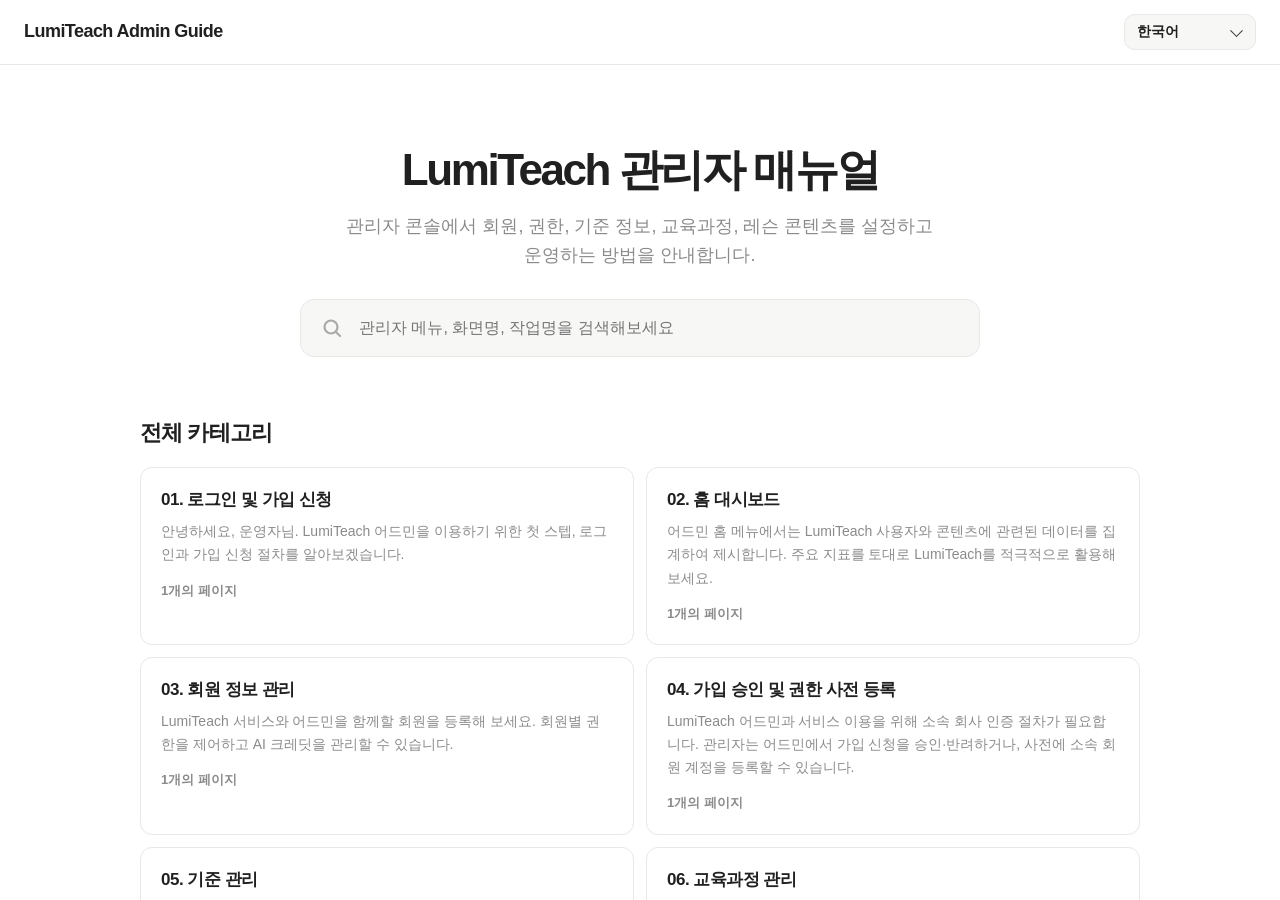
<file: index.html>
<!DOCTYPE html>
<html lang="ko">
<head>
  <meta charset="UTF-8" />
  <meta name="viewport" content="width=device-width, initial-scale=1.0" />
  <title>LumiTeach Admin Guide</title>
  <link rel="icon" href="lumiteach_assets/brand/lumiteach-favicon.png" />
  <link rel="stylesheet" href="styles.css" />
</head>
<body>
  <header class="global-header">
    <div class="logo" onclick="showHome()">LumiTeach Admin Guide</div>
    <div class="header-actions">
      <div class="search-wrap header-search-wrap" id="headerSearchWrap">
        <span class="search-icon" aria-hidden="true">
          <svg viewBox="0 0 24 24" focusable="false">
            <circle cx="11" cy="11" r="6.5"></circle>
            <path d="M16 16l4 4"></path>
          </svg>
        </span>
        <input class="search-input" id="headerSearchInput" placeholder="아티클 제목, 기능명, 오류 상황을 검색해보세요" autocomplete="off" aria-label="검색" />
        <div class="search-results" id="headerSearchResults"></div>
      </div>
      <label class="visually-hidden" for="languageSelect">언어 선택</label>
      <span class="language-wrap">
        <select class="language-select" id="languageSelect" aria-label="언어 선택">
          <option value="ko">한국어</option>
          <option value="en">영어</option>
          <option value="pt">포르투갈어</option>
          <option value="es">스페인어</option>
          <option value="ja">일본어</option>
          <option value="vi">베트남어</option>
        </select>
      </span>
      <button class="menu-toggle" id="mobileMenuToggle" type="button" aria-label="메뉴 열기" aria-controls="leftTree" aria-expanded="false" onclick="toggleMobileMenu()">
        <span></span>
      </button>
    </div>
  </header>
  <div class="mobile-nav-backdrop" id="mobileNavBackdrop" onclick="closeMobileMenu()" aria-hidden="true"></div>

  <section class="view active" id="homeView">
    <div class="home-hero">
      <h1>LumiTeach 관리자 매뉴얼</h1>
      <p>관리자 콘솔에서 회원, 권한, 기준 정보, 교육과정, 레슨 콘텐츠를 설정하고<br />운영하는 방법을 안내합니다.</p>
      <div class="search-wrap">
        <span class="search-icon" aria-hidden="true">
          <svg viewBox="0 0 24 24" focusable="false">
            <circle cx="11" cy="11" r="6.5"></circle>
            <path d="M16 16l4 4"></path>
          </svg>
        </span>
        <input class="search-input" id="searchInput" placeholder="아티클 제목, 기능명, 오류 상황을 검색해보세요" />
        <div class="search-results" id="searchResults"></div>
      </div>
    </div>

    <main class="home-container">
      <section class="home-section">
        <h2 class="section-title">전체 카테고리</h2>
        <div class="category-grid" id="categoryGrid"></div>
      </section>
    </main>
  </section>

  <section class="view" id="articleView">
    <div class="article-shell">
      <aside class="left-nav">
        <div class="left-tree" id="leftTree"></div>
      </aside>
      <main class="article-main">
        <div class="article-inner">
          <article id="articleContent"></article>
        </div>
        <aside class="right-toc" id="rightToc"></aside>
      </main>
    </div>
  </section>

  <script src="data/manual-data.js"></script>
  <script src="data/translations.js"></script>
  <script src="data/translations/ko.js"></script>
  <script src="data/translations/en.js"></script>
  <script src="data/translations/pt.js"></script>
  <script src="data/translations/es.js"></script>
  <script src="data/translations/ja.js"></script>
  <script src="data/translations/vi.js"></script>
  <script src="app.js"></script>
</body>
</html>
</file>
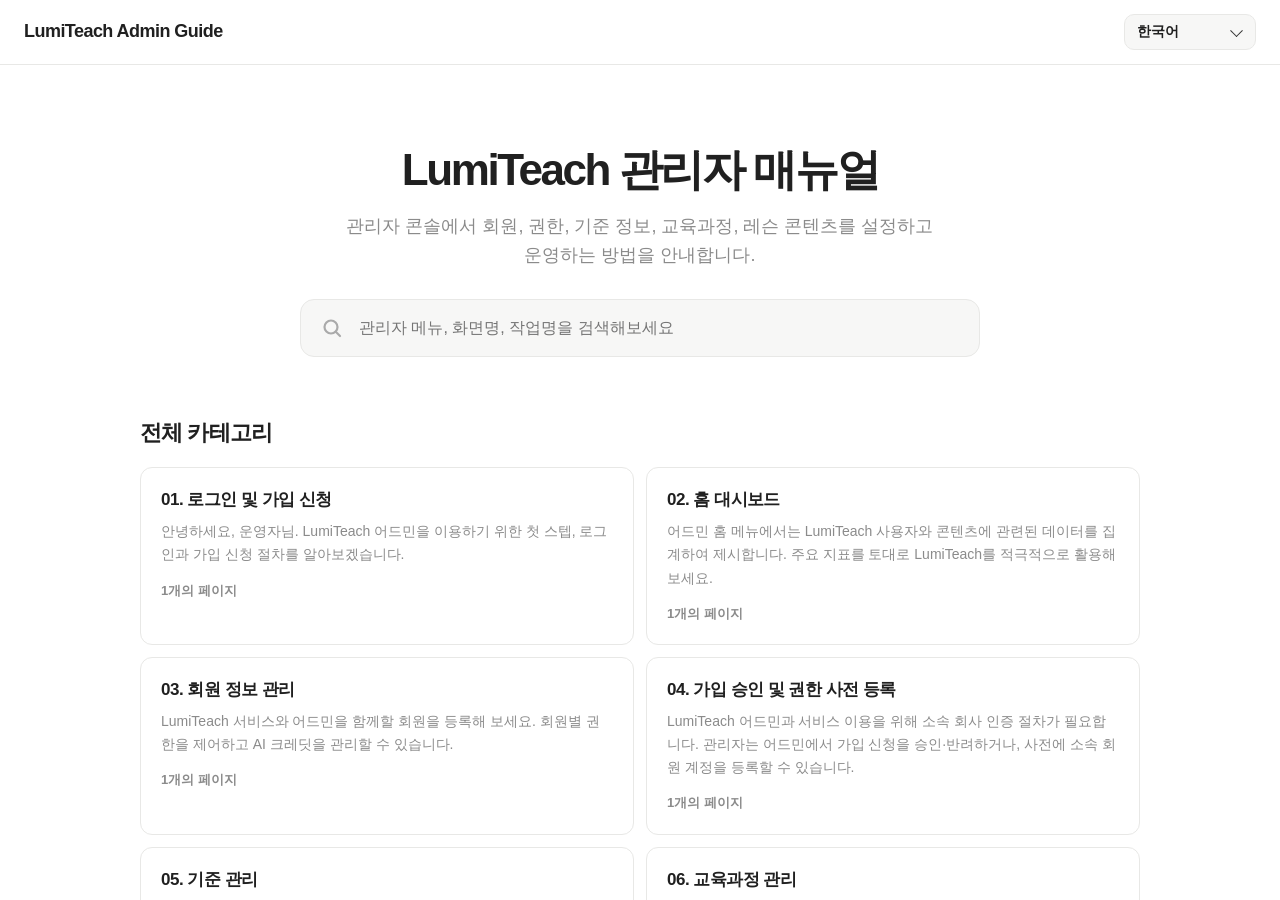
<file: lumiteach_help_center_admin.html>
<!DOCTYPE html>
<html lang="ko">
<head>
  <meta charset="UTF-8" />
  <meta name="viewport" content="width=device-width, initial-scale=1.0" />
  <title>LumiTeach Admin Guide</title>
  <link rel="icon" href="lumiteach_assets/brand/lumiteach-favicon.png" />
  <link rel="stylesheet" href="styles.css" />
</head>
<body>
  <header class="global-header">
    <div class="logo" onclick="showHome()">LumiTeach Admin Guide</div>
    <div class="header-actions">
      <label class="visually-hidden" for="languageSelect">언어 선택</label>
      <span class="language-wrap">
        <select class="language-select" id="languageSelect" aria-label="언어 선택">
          <option value="ko">한국어</option>
          <option value="en">영어</option>
          <option value="pt">포르투갈어</option>
          <option value="es">스페인어</option>
          <option value="ja">일본어</option>
          <option value="vi">베트남어</option>
        </select>
      </span>
      <button class="menu-toggle" id="mobileMenuToggle" type="button" aria-label="메뉴 열기" aria-controls="leftTree" aria-expanded="false" onclick="toggleMobileMenu()">
        <span></span>
      </button>
    </div>
  </header>
  <div class="mobile-nav-backdrop" id="mobileNavBackdrop" onclick="closeMobileMenu()" aria-hidden="true"></div>

  <section class="view active" id="homeView">
    <div class="home-hero">
      <h1>LumiTeach 관리자 매뉴얼</h1>
      <p>관리자 콘솔에서 회원, 권한, 기준 정보, 교육과정, 레슨 콘텐츠를 설정하고<br />운영하는 방법을 안내합니다.</p>
      <div class="search-wrap">
        <span class="search-icon" aria-hidden="true">
          <svg viewBox="0 0 24 24" focusable="false">
            <circle cx="11" cy="11" r="6.5"></circle>
            <path d="M16 16l4 4"></path>
          </svg>
        </span>
        <input class="search-input" id="searchInput" placeholder="아티클 제목, 기능명, 오류 상황을 검색해보세요" />
        <div class="search-results" id="searchResults"></div>
      </div>
    </div>

    <main class="home-container">
      <section class="home-section">
        <h2 class="section-title">전체 카테고리</h2>
        <div class="category-grid" id="categoryGrid"></div>
      </section>
    </main>
  </section>

  <section class="view" id="articleView">
    <div class="article-shell">
      <aside class="left-nav">
        <div class="left-tree" id="leftTree"></div>
      </aside>
      <main class="article-main">
        <div class="article-inner">
          <article id="articleContent"></article>
        </div>
        <aside class="right-toc" id="rightToc"></aside>
      </main>
    </div>
  </section>

  <script src="data/manual-data.js"></script>
  <script src="data/translations.js"></script>
  <script src="data/translations/ko.js"></script>
  <script src="data/translations/en.js"></script>
  <script src="data/translations/pt.js"></script>
  <script src="data/translations/es.js"></script>
  <script src="data/translations/ja.js"></script>
  <script src="data/translations/vi.js"></script>
  <script src="app.js"></script>
</body>
</html>
</file>
<file: styles.css>
:root {
  --bg: #ffffff;
  --text: #202020;
  --muted: #8b8b8b;
  --subtle: #f7f7f6;
  --subtle-2: #efefed;
  --line: #e8e8e6;
  --hover: #f4f4f3;
  --primary: #204cff;
  --primary-soft: #eaf1ff;
  --accent-purple: #204cff;
  --accent-blue: #2563e9;
  --accent-navy: #233a78;
  --accent-teal: #0f7f78;
  --accent-coral: #d85f4f;
  --accent-amber: #f0a13d;
  --active: var(--primary-soft);
  --active-text: var(--primary);
  --callout: #f7f7f5;
  --content: 760px;
  --sidebar: 360px;
  --toc: 240px;
  --left-padding: 80px;
}

* { box-sizing: border-box; }

html {
  scroll-behavior: smooth;
  height: 100%;
  overflow-x: hidden;
}

body {
  margin: 0;
  height: 100vh;
  overflow: hidden;
  overflow-x: hidden;
  background: var(--bg);
  color: var(--text);
  font-family: ui-sans-serif, -apple-system, BlinkMacSystemFont, "Segoe UI", "Apple SD Gothic Neo", "Noto Sans KR", sans-serif;
  font-size: 16px;
  line-height: 1.65;
  -webkit-font-smoothing: antialiased;
}

body.article-active {
  height: 100vh;
  overflow: hidden;
}

button, input, select { font: inherit; }
button { cursor: pointer; }
.view { display: none; }
.view.active { display: block; }

#homeView.active {
  height: calc(100vh - 65px);
  overflow-y: auto;
  overscroll-behavior: contain;
}

#articleView.active {
  height: calc(100vh - 65px);
  overflow: hidden;
}

.visually-hidden {
  position: absolute;
  width: 1px;
  height: 1px;
  padding: 0;
  margin: -1px;
  overflow: hidden;
  clip: rect(0, 0, 0, 0);
  white-space: nowrap;
  border: 0;
}

.global-header {
  position: sticky;
  top: 0;
  z-index: 200;
  height: 65px;
  display: flex;
  align-items: center;
  justify-content: space-between;
  gap: 24px;
  padding: 0 var(--left-padding);
  background: rgba(255,255,255,0.94);
  backdrop-filter: blur(10px);
  border-bottom: 1px solid var(--line);
}

.logo {
  width: 280px;
  color: var(--text);
  font-size: 18px;
  font-weight: 750;
  letter-spacing: -0.03em;
  cursor: pointer;
}

.language-wrap {
  position: relative;
  display: inline-flex;
  align-items: center;
}

.language-wrap::after {
  content: "";
  position: absolute;
  right: 15px;
  top: 50%;
  width: 8px;
  height: 8px;
  border-right: 1.8px solid #333;
  border-bottom: 1.8px solid #333;
  pointer-events: none;
  transform: translateY(-64%) rotate(45deg);
}

.language-select {
  min-width: 132px;
  height: 36px;
  padding: 0 36px 0 12px;
  border: 1px solid var(--line);
  border-radius: 10px;
  appearance: none;
  -webkit-appearance: none;
  background: var(--subtle);
  color: var(--text);
  font-size: 14px;
  font-weight: 650;
  outline: none;
  cursor: pointer;
}

.language-select:focus {
  background: #fff;
  border-color: #d8d8d6;
}

.header-actions {
  display: flex;
  align-items: center;
  gap: 10px;
  margin-left: auto;
}

.header-search-wrap {
  display: none;
  flex: 0 1 360px;
  width: clamp(240px, 28vw, 360px);
  max-width: 360px;
  margin: 0;
  z-index: 210;
}

body.article-active .header-search-wrap {
  display: block;
}

.header-search-wrap .search-input {
  height: 38px;
  padding: 0 14px 0 42px;
  border-radius: 10px;
  background: #fff;
  font-size: 14px;
}

.header-search-wrap .search-icon {
  left: 14px;
  width: 18px;
  height: 18px;
}

.header-search-wrap .search-results {
  top: 46px;
  left: auto;
  right: 0;
  z-index: 220;
  width: min(420px, calc(100vw - 32px));
  max-height: min(480px, calc(100vh - 96px));
  overflow-y: auto;
}

.menu-toggle {
  display: none;
  align-items: center;
  justify-content: center;
  width: 38px;
  height: 38px;
  border: 1px solid var(--line);
  border-radius: 10px;
  background: var(--subtle);
  color: var(--text);
}

.menu-toggle:hover { background: var(--hover); }

.menu-toggle span,
.menu-toggle::before,
.menu-toggle::after {
  content: "";
  display: block;
  width: 16px;
  height: 2px;
  border-radius: 999px;
  background: currentColor;
  transition: transform 160ms ease, opacity 160ms ease;
}

.menu-toggle {
  flex-direction: column;
  gap: 4px;
}

body.mobile-nav-open .menu-toggle span { opacity: 0; }
body.mobile-nav-open .menu-toggle::before { transform: translateY(6px) rotate(45deg); }
body.mobile-nav-open .menu-toggle::after { transform: translateY(-6px) rotate(-45deg); }

.mobile-nav-backdrop {
  display: none;
}

.home-hero {
  max-width: 760px;
  margin: 80px auto 58px;
  padding: 0 24px;
  text-align: center;
}

.home-hero h1 {
  margin: 0;
  font-size: 44px;
  line-height: 1.15;
  letter-spacing: -0.055em;
  font-weight: 800;
}

.home-hero p {
  margin: 16px 0 28px;
  color: var(--muted);
  font-size: 18px;
  white-space: pre-line;
}

.search-wrap {
  position: relative;
  max-width: 680px;
  margin: 0 auto;
}

.search-icon {
  position: absolute;
  left: 20px;
  top: 50%;
  transform: translateY(-50%);
  color: #aaa;
  width: 24px;
  height: 24px;
  display: block;
  z-index: 1;
  pointer-events: none;
}

.search-icon svg {
  display: block;
  width: 100%;
  height: 100%;
  fill: none;
  stroke: currentColor;
  stroke-width: 2.2;
  stroke-linecap: round;
  stroke-linejoin: round;
}

.search-input {
  width: 100%;
  height: 58px;
  padding: 0 20px 0 58px;
  border: 1px solid var(--line);
  border-radius: 14px;
  background: var(--subtle);
  color: var(--text);
  outline: none;
  font-size: 16px;
}

.search-input:focus {
  background: #fff;
  border-color: #d8d8d6;
}

.search-results {
  display: none;
  position: absolute;
  top: 68px;
  left: 0;
  right: 0;
  z-index: 20;
  border: 1px solid var(--line);
  border-radius: 14px;
  background: #fff;
  box-shadow: 0 18px 40px rgba(0,0,0,0.08);
  overflow: hidden;
  text-align: left;
}

.search-results.active { display: block; }

.result-item {
  padding: 14px 18px;
  border-bottom: 1px solid var(--line);
  cursor: pointer;
}

.result-item:hover { background: var(--hover); }
.result-item:last-child { border-bottom: 0; }

.result-item strong {
  display: block;
  color: var(--text);
  font-size: 14px;
}

.result-item span {
  color: var(--muted);
  font-size: 13px;
}

.home-container {
  max-width: 1080px;
  margin: 0 auto;
  padding: 0 40px 92px;
}

.home-section { margin-top: 46px; }

.section-title {
  margin: 0 0 16px;
  font-size: 22px;
  letter-spacing: -0.04em;
}

.category-grid {
  display: grid;
  grid-template-columns: repeat(2, minmax(0, 1fr));
  gap: 12px;
}

.category-card {
  padding: 18px 20px;
  border: 1px solid var(--line);
  border-radius: 12px;
  background: #fff;
  cursor: pointer;
}

.category-card:hover { background: var(--hover); }

.category-card h3 {
  margin: 0 0 6px;
  font-size: 17px;
  letter-spacing: -0.03em;
}

.category-card p {
  margin: 0 0 10px;
  color: var(--muted);
  font-size: 14px;
}

.category-card span {
  color: var(--muted);
  font-size: 13px;
  font-weight: 650;
}

.article-shell {
  display: grid;
  grid-template-columns: var(--sidebar) minmax(0, 1fr);
  min-width: 0;
  min-height: calc(100vh - 65px);
}

body.article-active #articleView,
body.article-active .article-shell {
  height: calc(100vh - 65px);
}

body.article-active .article-shell {
  min-height: 0;
  overflow: hidden;
}

.left-nav {
  position: sticky;
  top: 65px;
  height: calc(100vh - 65px);
  padding: 40px 10px 40px var(--left-padding);
  border-right: 1px solid var(--line);
  background: #fff;
  overflow-y: auto;
  scrollbar-width: none;
  -ms-overflow-style: none;
}

.left-nav::-webkit-scrollbar {
  width: 0;
  height: 0;
  display: none;
}

.left-tree { max-width: 280px; }
.tree-block { margin-bottom: 8px; }

.tree-link, .tree-label, .chevron {
  width: 100%;
  border: 0;
  background: transparent;
  color: var(--text);
  text-align: left;
  border-radius: 8px;
}

.tree-parent {
  display: flex;
  align-items: center;
  gap: 9px;
  padding: 8px 10px;
  border-radius: 8px;
  font-size: 16px;
  font-weight: 540;
  letter-spacing: -0.025em;
}

.tree-sub .tree-parent {
  padding-left: 34px;
  font-size: 15px;
  font-weight: 500;
}

.tree-label {
  display: block;
  flex: 1;
  min-width: 0;
  width: auto;
  padding: 0;
  font: inherit;
  font-weight: inherit;
  letter-spacing: inherit;
  cursor: pointer;
}

.chevron {
  display: inline-flex;
  align-items: center;
  justify-content: center;
  width: 20px;
  height: 20px;
  flex: 0 0 20px;
  border-radius: 6px;
  color: #666;
  font-size: 12px;
  transition: transform 130ms ease, background 130ms ease;
  cursor: pointer;
}

.chevron-placeholder {
  width: 20px;
  height: 20px;
  flex: 0 0 20px;
}

.tree-parent:hover, .tree-link:hover { background: var(--hover); }
.tree-parent:hover .chevron { background: var(--hover); }
.chevron:hover { background: var(--subtle-2); }
.tree-parent:hover .chevron:hover { background: #e3e3e1; }
.tree-parent.active {
  background: var(--active);
}
.tree-parent.active .tree-label {
  color: var(--active-text);
  font-weight: 650;
}
.tree-block.open > .tree-parent .chevron, .tree-sub.open > .tree-parent .chevron { transform: rotate(90deg); }
.tree-children { display: none; }
.tree-block.open > .tree-children, .tree-sub.open > .tree-children { display: block; }

.tree-link {
  display: block;
  margin: 2px 0;
  padding: 8px 10px 8px 62px;
  font-size: 15px;
}

.tree-link.active {
  background: var(--active);
  color: var(--active-text);
  font-weight: 650;
}

.article-main {
  display: grid;
  grid-template-columns: minmax(0, 1fr) var(--toc);
  min-width: 0;
  min-height: 0;
  gap: 48px;
  padding: 0 64px 120px;
}

body.article-active .article-main {
  height: calc(100vh - 65px);
  overflow-y: auto;
  overscroll-behavior: contain;
  scroll-behavior: smooth;
}

.article-inner {
  width: 100%;
  max-width: var(--content);
  min-width: 0;
  margin: 0 auto;
  padding-top: 64px;
}

.article-header {
  padding-bottom: 12px;
}

.article-kicker {
  margin-bottom: 14px;
  color: var(--muted);
  font-size: 14px;
}

.article-title {
  margin: 0;
  font-size: 46px;
  line-height: 1.14;
  letter-spacing: -0.055em;
  font-weight: 800;
}

.article-desc {
  margin: 22px 0 0;
  color: var(--text);
  font-size: 21px;
  line-height: 1.55;
  letter-spacing: -0.03em;
}

.author-row {
  display: flex;
  align-items: center;
  gap: 12px;
  margin-top: 28px;
  color: var(--muted);
  font-size: 15px;
}

.avatar {
  width: 42px;
  height: 42px;
  border-radius: 50%;
  background:
    url("lumiteach_assets/brand/lumiteach-favicon.png") center / 28px 28px no-repeat,
    #fff;
  border: 1px solid var(--line);
}

.author-row strong {
  color: var(--text);
  font-weight: 650;
}

.content-body { padding-top: 28px; }

.callout {
  display: grid;
  grid-template-columns: 24px 1fr;
  gap: 12px;
  align-items: start;
  margin: 0 0 64px;
  padding: 18px 20px;
  border: 1px solid var(--line);
  border-radius: 10px;
  background: var(--callout);
}

.callout-icon {
  display: inline-grid;
  place-items: center;
  width: 22px;
  height: 22px;
  border-radius: 50%;
  background: #fff;
  border: 1px solid var(--line);
  color: #555;
  font-size: 14px;
  font-weight: 700;
  line-height: 1;
}

.callout h3 {
  margin: 0 0 4px;
  font-size: 16px;
  line-height: 1.45;
  letter-spacing: -0.02em;
}

.callout p {
  margin: 0;
  color: #444;
  font-size: 15px;
  line-height: 1.7;
  letter-spacing: -0.015em;
}

.article-section {
  margin: 0 0 48px;
  scroll-margin-top: 96px;
}

.article-section h2 {
  margin: 0 0 22px;
  font-size: 34px;
  line-height: 1.25;
  letter-spacing: -0.05em;
  font-weight: 750;
}

.article-section p, .article-section li {
  color: #333;
  font-size: 18px;
  line-height: 1.75;
  letter-spacing: -0.02em;
}

.section-copy p { margin: 0; }
.section-copy p + p { margin-top: 18px; }

.article-intro {
  margin-bottom: 28px;
  padding-bottom: 0;
}

.article-intro p {
  color: #333;
  font-size: 18px;
  line-height: 1.75;
  letter-spacing: -0.02em;
}

.article-intro .section-callout {
  margin-bottom: 0;
}

.section-copy h3 {
  margin: 30px 0 12px;
  color: var(--text);
  font-size: 22px;
  line-height: 1.35;
  letter-spacing: -0.035em;
  font-weight: 750;
}

.section-copy h4 {
  margin: 24px 0 10px;
  color: #333;
  font-size: 19px;
  line-height: 1.42;
  letter-spacing: -0.025em;
  font-weight: 720;
}

.section-copy ul {
  margin: 14px 0 0;
  padding-left: 22px;
}

.section-copy li {
  margin: 7px 0;
  padding-left: 4px;
}

.section-copy strong {
  color: var(--text);
  font-weight: 750;
}

.section-copy code {
  padding: 2px 6px;
  border-radius: 6px;
  background: var(--subtle);
  color: var(--text);
  font-family: ui-monospace, SFMono-Regular, Menlo, Monaco, Consolas, monospace;
  font-size: 0.9em;
}

.section-copy blockquote {
  margin: 18px 0 0;
  padding: 16px 18px;
  border-left: 3px solid #d9d9d7;
  border-radius: 0 8px 8px 0;
  background: var(--subtle);
}

.section-copy blockquote p,
.section-copy blockquote li {
  font-size: 16px;
  color: #444;
}

.section-callout {
  display: grid;
  grid-template-columns: 28px 1fr;
  gap: 12px;
  align-items: start;
  margin: 20px 0 26px;
  padding: 18px 20px;
  border: 1px solid var(--line);
  border-radius: 10px;
  background: var(--callout);
}

.section-callout-icon {
  display: inline-grid;
  place-items: center;
  width: 28px;
  height: 28px;
  border-radius: 50%;
  background: #fff;
  border: 1px solid var(--line);
  font-size: 16px;
  line-height: 1;
}

.section-callout-content > strong {
  display: block;
  margin-bottom: 4px;
  color: var(--text);
  font-size: 16px;
  line-height: 1.45;
  letter-spacing: -0.02em;
}

.section-callout-body strong {
  display: inline;
  margin: 0;
  font-size: inherit;
  line-height: inherit;
}

.section-callout-body p,
.section-callout-body li {
  margin: 0;
  color: #444;
  font-size: 16px;
  line-height: 1.7;
  letter-spacing: -0.015em;
}

.section-callout-body p + p {
  margin-top: 0;
}

.section-callout-body ul {
  margin-top: 8px;
}



.manual-table-figure {
  margin: 26px 0 36px;
}

.manual-table-wrap {
  width: 100%;
  max-width: 100%;
  overflow-x: auto;
  border: 1px solid var(--line);
  border-radius: 10px;
  background: #fff;
  -webkit-overflow-scrolling: touch;
}

.manual-table {
  width: 100%;
  min-width: 640px;
  border-collapse: separate;
  border-spacing: 0;
  color: #333;
  font-size: 14px;
  line-height: 1.55;
  letter-spacing: -0.01em;
}

.manual-table th,
.manual-table td {
  min-width: 120px;
  padding: 12px 14px;
  border-right: 1px solid var(--line);
  border-bottom: 1px solid var(--line);
  text-align: left;
  vertical-align: top;
}

.manual-table th:last-child,
.manual-table td:last-child {
  border-right: 0;
}

.manual-table tbody tr:last-child td {
  border-bottom: 0;
}

.manual-table thead th {
  background: #f6f8ff;
  color: var(--text);
  font-weight: 750;
  white-space: nowrap;
}

.manual-table tbody tr:nth-child(even) td {
  background: #fbfbfc;
}

.manual-table td code,
.manual-table th code {
  padding: 2px 5px;
  border-radius: 5px;
  background: #f0f2f5;
  font-size: .92em;
}

.manual-table-figure figcaption {
  margin-top: 8px;
  color: var(--muted);
  font-size: 13px;
  line-height: 1.5;
}

.section-copy p + .manual-table-figure,
.section-copy ul + .manual-table-figure,
.section-copy blockquote + .manual-table-figure {
  margin-top: 24px;
}

.manual-table-figure + p,
.manual-table-figure + ul,
.manual-table-figure + blockquote,
.manual-table-figure + .manual-image {
  margin-top: 30px;
}

.manual-image {
  margin: 24px 0 34px;
  border: 1px solid var(--line);
  border-radius: 10px;
  background: #fff;
  overflow: hidden;
}

.section-copy p + .manual-image,
.section-copy ul + .manual-image,
.section-copy blockquote + .manual-image {
  margin-top: 24px;
}

.manual-image + p,
.manual-image + ul,
.manual-image + blockquote,
.manual-image + .manual-table-figure {
  margin-top: 30px;
}

.manual-image + .manual-image {
  margin-top: -8px;
}

.section-copy ul + p,
.section-copy blockquote + p {
  margin-top: 24px;
}

.manual-image img {
  display: block;
  width: 100%;
  height: auto;
}

.manual-image figcaption {
  padding: 10px 14px;
  border-top: 1px solid var(--line);
  color: var(--muted);
  font-size: 13px;
  line-height: 1.5;
}

@media (max-width: 700px) {
  .manual-table {
    min-width: 560px;
    font-size: 13px;
  }

  .manual-table th,
  .manual-table td {
    min-width: 108px;
    padding: 10px 12px;
  }
}

.media-block {
  margin-top: 26px;
  aspect-ratio: 16 / 9;
  border-radius: 10px;
  border: 1px solid var(--line);
  background: linear-gradient(135deg, #2f2f2f 0%, #f0a13d 45%, #f7efe7 100%);
  overflow: hidden;
  position: relative;
}

.media-block::before {
  content: "LumiTeach Guide";
  position: absolute;
  left: 28px;
  top: 26px;
  color: #fff;
  font-size: 26px;
  font-weight: 800;
  letter-spacing: -0.04em;
}

.media-block::after {
  content: "▶";
  position: absolute;
  left: 50%;
  top: 50%;
  transform: translate(-50%, -50%);
  display: grid;
  place-items: center;
  width: 72px;
  height: 72px;
  border-radius: 50%;
  background: rgba(0,0,0,0.55);
  color: #fff;
  font-size: 28px;
}

.info-card {
  margin-top: 22px;
  padding: 18px 20px;
  border: 1px solid var(--line);
  border-radius: 12px;
  background: #fafafa;
}

.info-card h3 {
  margin: 0 0 8px;
  font-size: 18px;
}

.info-card p {
  margin: 0;
  color: #555;
  font-size: 16px;
}

.bottom-nav {
  display: flex;
  justify-content: space-between;
  gap: 16px;
  margin-top: 28px;
  padding-top: 0;
  border-top: 0;
}

.bottom-nav.only-next { justify-content: flex-end; }
.bottom-nav.only-prev { justify-content: flex-start; }

.bottom-nav button {
  border: 1px solid var(--line);
  background: #fff;
  border-radius: 10px;
  padding: 12px 16px;
  color: var(--text);
  font-weight: 650;
}

.bottom-nav button:hover { background: var(--hover); }

.right-toc {
  position: sticky;
  top: 100px;
  align-self: start;
  padding-top: 64px;
}

.toc-title {
  margin: 0 0 14px;
  font-size: 12px;
  font-weight: 700;
  color: var(--muted);
  text-transform: uppercase;
  letter-spacing: .05em;
}

.toc-link {
  display: block;
  padding: 7px 10px;
  border-radius: 8px;
  color: #666;
  font-size: 14px;
  text-decoration: none;
}

.toc-link-level-1 {
  color: var(--text);
  font-weight: 700;
}

.toc-link-level-2 {
  margin-left: 10px;
}

.toc-link-level-3 {
  margin-left: 22px;
  padding-top: 5px;
  padding-bottom: 5px;
  color: #777;
  font-size: 13px;
}

.toc-link-level-4 {
  margin-left: 34px;
  padding-top: 4px;
  padding-bottom: 4px;
  color: #888;
  font-size: 13px;
}

.toc-link:hover, .toc-link.active {
  background: var(--hover);
  color: var(--text);
}

.article-title,
.section-copy h3,
.section-copy h4 {
  scroll-margin-top: 96px;
}

.hub-layout {
  grid-template-columns: minmax(0, 1fr);
}

.hub-layout .right-toc {
  display: none;
}

.hub-layout .article-inner {
  width: min(820px, 100%);
  max-width: 820px;
  justify-self: center;
  margin: 0;
}

.hub-page {
  padding-top: 22px;
}

.hub-cover {
  display: grid;
  place-items: center;
  min-height: 260px;
  margin-bottom: 28px;
  border: 1px solid var(--line);
  border-radius: 10px;
  background:
    linear-gradient(135deg, rgba(32, 76, 255, 0.08), rgba(90, 162, 255, 0.1)),
    #fafafa;
}

.article-cover {
  min-height: 220px;
  margin: 0 0 32px;
}

.hub-cover-mark {
  display: grid;
  place-items: center;
  width: 128px;
  height: 128px;
  border-radius: 30px;
  background: linear-gradient(135deg, #eaf1ff, #f6f9ff);
  border: 1px solid rgba(32, 76, 255, 0.14);
  color: var(--active-text);
  font-size: 38px;
  font-weight: 800;
  letter-spacing: 0;
}

.hub-cover-symbol {
  display: grid;
  place-items: center;
  width: 148px;
  height: 148px;
  border-radius: 34px;
  border: 1px solid rgba(255,255,255,0.55);
  background: var(--cover-bg, linear-gradient(135deg, #eaf1ff, #f6f9ff));
  color: var(--cover-color, var(--active-text));
  box-shadow: 0 22px 48px rgba(32, 76, 255, 0.14), inset 0 0 0 1px rgba(255,255,255,0.42);
  font-size: var(--cover-size, 52px);
  font-weight: 850;
  line-height: 1;
  letter-spacing: 0;
  text-align: center;
}

.hub-cover-cluster {
  position: relative;
  width: min(340px, 78%);
  height: 190px;
}

.cover-tile {
  position: absolute;
  left: var(--tile-left, 50%);
  top: var(--tile-top, 50%);
  z-index: var(--tile-z, 1);
  display: grid;
  place-items: center;
  width: var(--tile-size, 92px);
  height: var(--tile-size, 92px);
  border-radius: 22px;
  border: 1px solid rgba(255,255,255,0.6);
  background: var(--cover-bg, linear-gradient(135deg, #eaf1ff, #f6f9ff));
  color: var(--cover-color, var(--active-text));
  box-shadow: 0 18px 38px rgba(48, 48, 48, 0.14), inset 0 0 0 1px rgba(255,255,255,0.42);
  font-size: var(--cover-size, 30px);
  font-weight: 850;
  line-height: 1;
  letter-spacing: 0;
  text-align: center;
  transform: translate(-50%, -50%) rotate(var(--tile-rotate, 0deg)) scale(var(--tile-scale, 1));
}

.hub-kicker {
  margin: 0 0 8px;
  color: var(--active-text);
  font-size: 13px;
  font-weight: 750;
}

.hub-title {
  margin: 0;
  font-size: 44px;
  line-height: 1.16;
  letter-spacing: -0.055em;
  font-weight: 800;
}

.hub-desc {
  margin: 14px 0 28px;
  color: #444;
  font-size: 17px;
  line-height: 1.65;
  letter-spacing: -0.02em;
}

.hub-menu-list {
  border-top: 1px solid var(--line);
}

.hub-menu-item {
  width: 100%;
  display: grid;
  grid-template-columns: minmax(0, 1fr) 228px;
  gap: 32px;
  align-items: center;
  padding: 34px 0;
  border: 0;
  border-bottom: 1px solid var(--line);
  background: transparent;
  color: var(--text);
  text-align: left;
}

.hub-menu-item:hover h2 {
  color: var(--active-text);
}

.compact-hub-page .hub-menu-item {
  grid-template-columns: minmax(0, 1fr);
  gap: 0;
  padding: 22px 0;
}

.compact-hub-page .hub-menu-item p,
.compact-hub-page .hub-menu-count,
.compact-hub-page .hub-thumb {
  display: none;
}

.hub-menu-item h2 {
  margin: 0 0 8px;
  font-size: 22px;
  line-height: 1.35;
  letter-spacing: -0.035em;
}

.hub-menu-item p {
  margin: 0;
  color: #666;
  font-size: 15px;
  line-height: 1.6;
  letter-spacing: -0.015em;
}

.hub-menu-count {
  display: block;
  margin-top: 12px;
  color: #999;
  font-size: 13px;
  font-weight: 650;
}

.hub-thumb {
  display: grid;
  place-items: center;
  min-height: 138px;
  border-radius: 8px;
  border: 1px solid var(--line);
  background: #fafafa;
  color: var(--active-text);
  font-size: 13px;
  font-weight: 750;
}

.hub-symbol {
  display: grid;
  place-items: center;
  width: 92px;
  height: 92px;
  border-radius: 24px;
  background: var(--symbol-bg, linear-gradient(135deg, #eaf1ff, #fff));
  color: var(--symbol-color, var(--active-text));
  box-shadow: inset 0 0 0 1px rgba(255,255,255,0.45);
  font-size: var(--symbol-size, 38px);
  font-weight: 850;
  line-height: 1;
  letter-spacing: 0;
  text-align: center;
}

@media (max-width: 1300px) {
  :root { --left-padding: 24px; }
  .logo { width: auto; }
  .article-main { grid-template-columns: 1fr; padding: 0 48px 96px; }
  .right-toc { display: none; }
}

@media (max-width: 960px) {
  .article-shell { grid-template-columns: 1fr; }
  .left-nav {
    position: fixed;
    top: 65px;
    left: 0;
    z-index: 70;
    width: min(340px, calc(100vw - 48px));
    height: calc(100vh - 65px);
    padding: 24px 18px 32px;
    border-right: 1px solid var(--line);
    border-bottom: 0;
    background: #fff;
    box-shadow: 22px 0 42px rgba(0,0,0,0.12);
    transform: translateX(-105%);
    transition: transform 180ms ease;
  }

  body.mobile-nav-open .left-nav {
    transform: translateX(0);
  }

  body.mobile-nav-open {
    overflow: hidden;
  }

  body.article-active .menu-toggle {
    display: inline-flex;
  }

  .mobile-nav-backdrop {
    position: fixed;
    inset: 65px 0 0;
    z-index: 65;
    display: block;
    background: rgba(0,0,0,0.22);
    opacity: 0;
    pointer-events: none;
    transition: opacity 180ms ease;
  }

  body.mobile-nav-open .mobile-nav-backdrop {
    opacity: 1;
    pointer-events: auto;
  }

  .left-tree { max-width: none; }
  .global-header {
    gap: 12px;
    padding: 0 16px;
  }
  .logo {
    font-size: 16px;
  }
  body.article-active .header-search-wrap {
    flex: 0 0 34px;
    width: 34px;
    max-width: none;
  }
  .header-search-wrap .search-input {
    width: 34px;
    height: 34px;
    padding: 0 0 0 32px;
    color: transparent;
    caret-color: var(--text);
  }
  .header-search-wrap .search-input::placeholder {
    color: transparent;
  }
  .header-search-wrap .search-icon {
    left: 9px;
    width: 17px;
    height: 17px;
  }
  body.article-active .header-search-wrap:focus-within {
    position: fixed;
    top: 73px;
    left: 16px;
    right: 16px;
    z-index: 80;
    flex: none;
    width: auto;
    max-width: none;
  }
  .header-search-wrap:focus-within .search-input {
    width: 100%;
    height: 44px;
    padding: 0 16px 0 44px;
    background: #fff;
    color: var(--text);
    box-shadow: 0 18px 38px rgba(0,0,0,0.1);
  }
  .header-search-wrap:focus-within .search-input::placeholder {
    color: #8a8a8a;
  }
  .header-search-wrap:focus-within .search-icon {
    left: 15px;
    width: 20px;
    height: 20px;
  }
  .header-search-wrap .search-results {
    top: 52px;
    left: 0;
    right: 0;
    width: auto;
  }
  .language-select {
    min-width: 112px;
    height: 34px;
    padding: 0 32px 0 10px;
    font-size: 13px;
  }
  .language-wrap::after {
    right: 13px;
    width: 7px;
    height: 7px;
  }
  .menu-toggle {
    width: 34px;
    height: 34px;
  }
  .article-main { grid-template-columns: minmax(0, 1fr); padding: 0 24px 80px; }
  .article-inner { max-width: 100%; }
  .article-title { font-size: 34px; }
  .hub-title { font-size: 36px; }
  .hub-cover { min-height: 210px; }
  .hub-menu-item {
    grid-template-columns: 1fr;
    gap: 14px;
  }
  .hub-thumb {
    min-height: 72px;
  }
  .hub-symbol {
    width: 74px;
    height: 74px;
    border-radius: 20px;
    font-size: 32px;
  }
  .category-grid { grid-template-columns: 1fr; }
}

@media (max-width: 640px) {
  .logo {
    max-width: calc(100vw - 224px);
    overflow: hidden;
    text-overflow: ellipsis;
    white-space: nowrap;
  }
  .language-select {
    min-width: 104px;
  }
}
</file>
